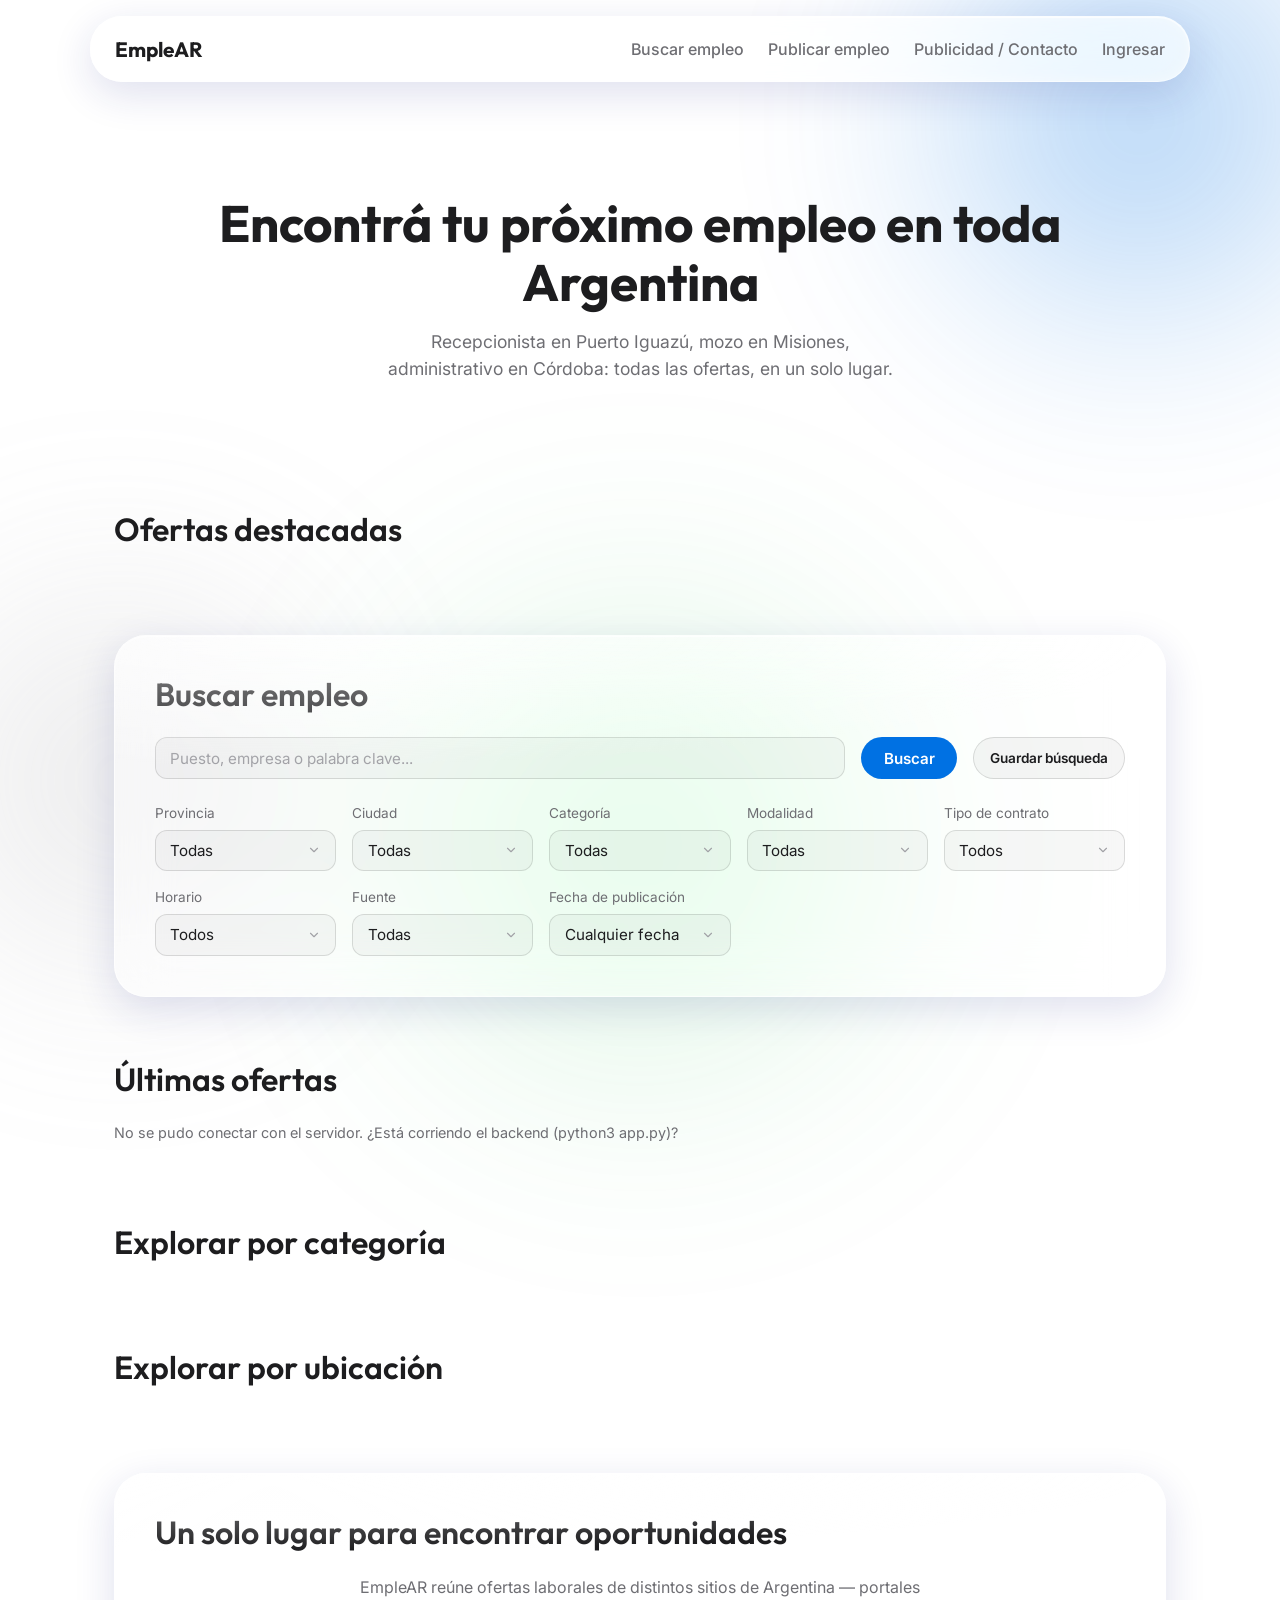
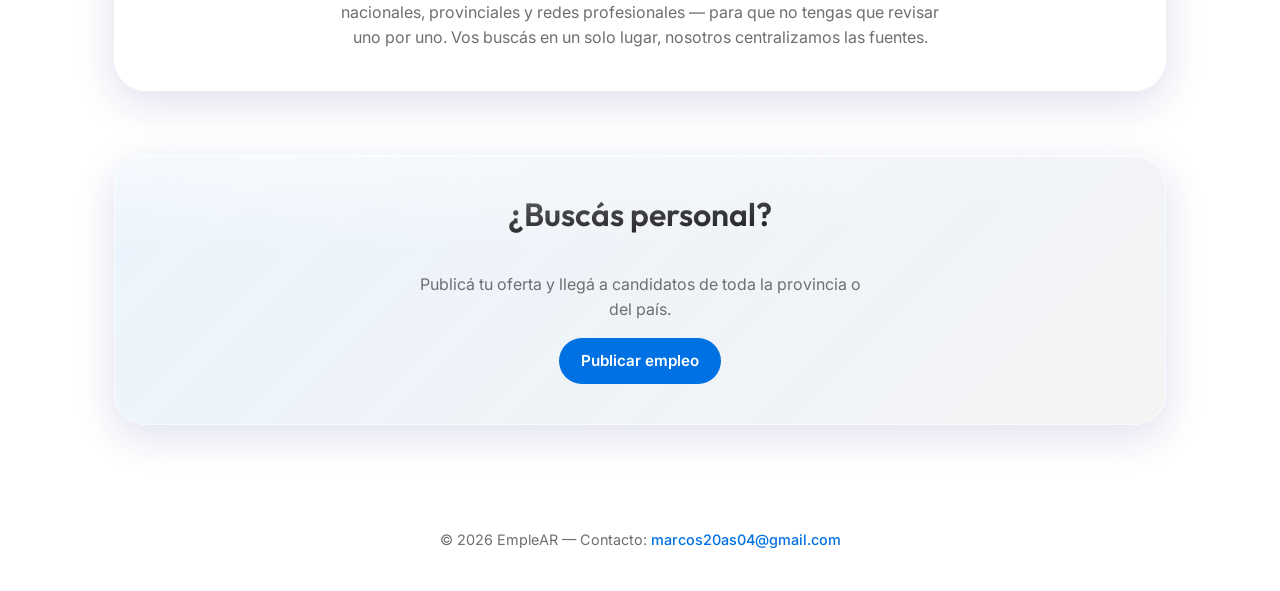
<file: frontend/index.html>
<!DOCTYPE html>
<html lang="es">
<head>
  <meta charset="UTF-8">
  <meta name="viewport" content="width=device-width, initial-scale=1.0">
  <title>EmpleAR — Empleos en toda Argentina</title>
  <link rel="preconnect" href="https://fonts.googleapis.com">
  <link rel="preconnect" href="https://fonts.gstatic.com" crossorigin>
  <link href="https://fonts.googleapis.com/css2?family=Inter:wght@400;500;600&family=Outfit:wght@500;600;700&display=swap" rel="stylesheet">
  <link rel="stylesheet" href="css/variables.css">
  <link rel="stylesheet" href="css/base.css">
  <link rel="stylesheet" href="css/components.css">
</head>
<body>

  <!-- ===================== HEADER / NAVBAR ===================== -->
  <header class="site-header">
    <nav class="navbar" aria-label="Navegación principal">
      <a href="index.html" class="logo">EmpleAR</a>

      <button class="nav-toggle" id="navToggle" aria-expanded="false" aria-controls="navMenu" aria-label="Abrir menú">
        <span></span>
        <span></span>
        <span></span>
      </button>

      <ul class="nav-menu" id="navMenu">
        <li><a href="index.html#buscar">Buscar empleo</a></li>
        <li><a href="publicar.html">Publicar empleo</a></li>
        <li><a href="contacto.html">Publicidad / Contacto</a></li>
        <li id="navAuth"><a href="cuenta.html">Ingresar</a></li>
      </ul>
    </nav>
  </header>

  <main>

    <!-- ===================== HERO ===================== -->
    <section class="hero" id="hero">
      <h1>Encontrá tu próximo empleo en toda Argentina</h1>
      <p>Recepcionista en Puerto Iguazú, mozo en Misiones, administrativo en Córdoba: todas las ofertas, en un solo lugar.</p>
    </section>

    <!-- ===================== OFERTAS DESTACADAS ===================== -->
    <section class="featured-section reveal" id="destacadas" aria-labelledby="destacadas-titulo">
      <h2 id="destacadas-titulo">Ofertas destacadas</h2>
      <div class="job-list" id="featuredList"></div>
    </section>

    <!-- ===================== BUSCADOR Y FILTROS ===================== -->
    <section class="search-section" id="buscar" aria-labelledby="buscar-titulo">
      <h2 id="buscar-titulo">Buscar empleo</h2>

      <form class="search-form" id="searchForm">
        <div class="search-bar">
          <label for="keyword" class="visually-hidden">Palabras clave</label>
          <input type="text" id="keyword" name="keyword" placeholder="Puesto, empresa o palabra clave...">
          <button type="submit" class="btn btn-primary">Buscar</button>
          <button type="button" class="btn btn-secondary" id="saveSearchBtn">Guardar búsqueda</button>
        </div>

        <div class="filters" id="filters">
          <div class="filter-group">
            <label for="provincia">Provincia</label>
            <select id="provincia" name="provincia">
              <option value="">Todas</option>
            </select>
          </div>

          <div class="filter-group">
            <label for="ciudad">Ciudad</label>
            <select id="ciudad" name="ciudad">
              <option value="">Todas</option>
            </select>
          </div>

          <div class="filter-group">
            <label for="categoria">Categoría</label>
            <select id="categoria" name="categoria">
              <option value="">Todas</option>
            </select>
          </div>

          <div class="filter-group">
            <label for="modalidad">Modalidad</label>
            <select id="modalidad" name="modalidad">
              <option value="">Todas</option>
              <option value="presencial">Presencial</option>
              <option value="remoto">Remoto</option>
              <option value="hibrido">Híbrido</option>
            </select>
          </div>

          <div class="filter-group">
            <label for="contrato">Tipo de contrato</label>
            <select id="contrato" name="contrato">
              <option value="">Todos</option>
              <option value="tiempo-completo">Tiempo completo</option>
              <option value="medio-tiempo">Medio tiempo</option>
              <option value="temporal">Temporal</option>
              <option value="freelance">Freelance</option>
            </select>
          </div>

          <div class="filter-group">
            <label for="horario">Horario</label>
            <select id="horario" name="horario">
              <option value="">Todos</option>
              <option value="manana">Mañana</option>
              <option value="tarde">Tarde</option>
              <option value="noche">Noche</option>
              <option value="rotativo">Rotativo</option>
            </select>
          </div>

          <div class="filter-group">
            <label for="fuente">Fuente</label>
            <select id="fuente" name="fuente">
              <option value="">Todas</option>
            </select>
          </div>

          <div class="filter-group">
            <label for="fecha">Fecha de publicación</label>
            <select id="fecha" name="fecha">
              <option value="">Cualquier fecha</option>
              <option value="24h">Últimas 24 horas</option>
              <option value="7d">Última semana</option>
              <option value="30d">Último mes</option>
            </select>
          </div>
        </div>
      </form>
    </section>

    <!-- ===================== RESULTADOS ===================== -->
    <section class="results-section" id="resultados" aria-labelledby="resultados-titulo">
      <h2 id="resultados-titulo">Últimas ofertas</h2>

      <div id="resultsStatus" class="results-status" role="status" aria-live="polite"></div>

      <div class="job-list" id="jobList">
        <!-- Las tarjetas de empleo se insertan acá dinámicamente con JavaScript -->
      </div>
    </section>

    <!-- ===================== EXPLORAR POR CATEGORÍA ===================== -->
    <section class="categories-section reveal" id="categorias" aria-labelledby="categorias-titulo">
      <h2 id="categorias-titulo">Explorar por categoría</h2>
      <div class="category-grid" id="categoryGrid"></div>
    </section>

    <!-- ===================== EXPLORAR POR UBICACIÓN ===================== -->
    <section class="locations-section reveal" id="ubicaciones" aria-labelledby="ubicaciones-titulo">
      <h2 id="ubicaciones-titulo">Explorar por ubicación</h2>
      <div class="location-grid" id="locationGrid"></div>
    </section>

    <!-- ===================== QUÉ ES EMPLEAR ===================== -->
    <section class="about-section reveal" id="nosotros" aria-labelledby="nosotros-titulo">
      <h2 id="nosotros-titulo">Un solo lugar para encontrar oportunidades</h2>
      <p>EmpleAR reúne ofertas laborales de distintos sitios de Argentina — portales nacionales, provinciales y redes profesionales — para que no tengas que revisar uno por uno. Vos buscás en un solo lugar, nosotros centralizamos las fuentes.</p>
    </section>

    <!-- ===================== CTA PUBLICAR ===================== -->
    <section class="cta-section reveal" id="ctaPublicar">
      <h2>¿Buscás personal?</h2>
      <p>Publicá tu oferta y llegá a candidatos de toda la provincia o del país.</p>
      <a href="publicar.html" class="btn btn-primary">Publicar empleo</a>
    </section>

  </main>

  <!-- ===================== FOOTER ===================== -->
  <footer class="site-footer">
    <p>&copy; 2026 EmpleAR — Contacto: <a href="mailto:marcos20as04@gmail.com">marcos20as04@gmail.com</a></p>
  </footer>

  <script src="js/customSelect.js"></script>
  <script src="js/api.js"></script>
  <script src="js/auth.js"></script>
  <script src="js/filters.js"></script>
  <script src="js/ui.js"></script>
</body>
</html>
</file>
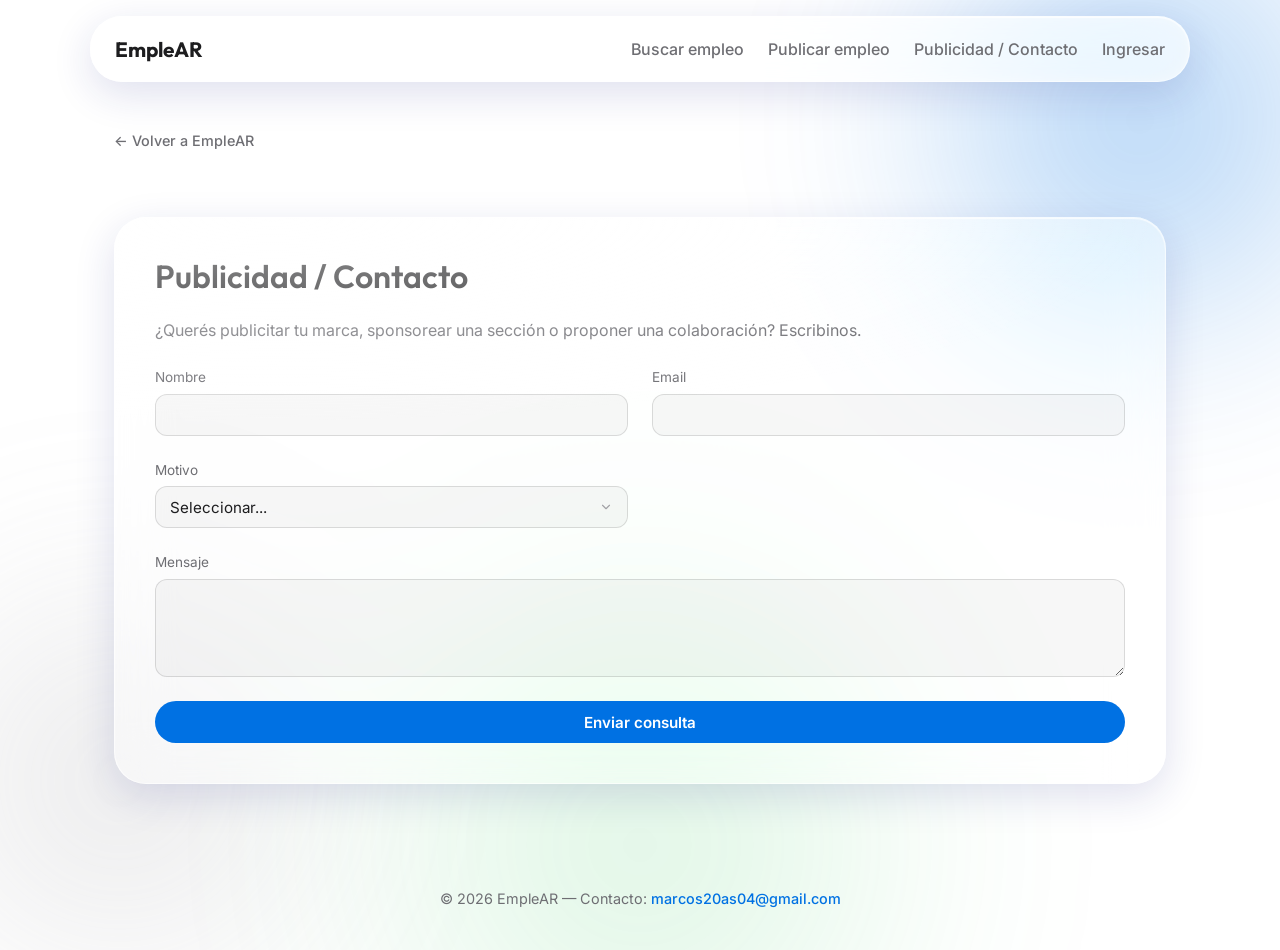
<file: frontend/contacto.html>
<!DOCTYPE html>
<html lang="es">
<head>
  <meta charset="UTF-8">
  <meta name="viewport" content="width=device-width, initial-scale=1.0">
  <title>Publicidad / Contacto — EmpleAR</title>
  <link rel="preconnect" href="https://fonts.googleapis.com">
  <link rel="preconnect" href="https://fonts.gstatic.com" crossorigin>
  <link href="https://fonts.googleapis.com/css2?family=Inter:wght@400;500;600&family=Outfit:wght@500;600;700&display=swap" rel="stylesheet">
  <link rel="stylesheet" href="css/variables.css">
  <link rel="stylesheet" href="css/base.css">
  <link rel="stylesheet" href="css/components.css">
</head>
<body>

  <!-- ===================== HEADER / NAVBAR ===================== -->
  <header class="site-header">
    <nav class="navbar" aria-label="Navegación principal">
      <a href="index.html" class="logo">EmpleAR</a>

      <button class="nav-toggle" id="navToggle" aria-expanded="false" aria-controls="navMenu" aria-label="Abrir menú">
        <span></span>
        <span></span>
        <span></span>
      </button>

      <ul class="nav-menu" id="navMenu">
        <li><a href="index.html#buscar">Buscar empleo</a></li>
        <li><a href="publicar.html">Publicar empleo</a></li>
        <li><a href="contacto.html">Publicidad / Contacto</a></li>
        <li id="navAuth"><a href="cuenta.html">Ingresar</a></li>
      </ul>
    </nav>
  </header>

  <main>
    <p class="back-link"><a href="index.html">← Volver a EmpleAR</a></p>

    <!-- ===================== PUBLICIDAD / CONTACTO ===================== -->
    <section class="contact-section" aria-labelledby="contacto-titulo">
      <h2 id="contacto-titulo">Publicidad / Contacto</h2>
      <p>¿Querés publicitar tu marca, sponsorear una sección o proponer una colaboración? Escribinos.</p>

      <form class="contact-form" id="contactForm">
        <div class="form-group">
          <label for="contactNombre">Nombre</label>
          <input type="text" id="contactNombre" name="nombre" required>
        </div>

        <div class="form-group">
          <label for="contactEmail">Email</label>
          <input type="email" id="contactEmail" name="email" required>
        </div>

        <div class="form-group">
          <label for="motivo">Motivo</label>
          <select id="motivo" name="motivo" required>
            <option value="">Seleccionar...</option>
            <option value="publicidad">Publicidad</option>
            <option value="banners">Banners</option>
            <option value="destacadas">Ofertas destacadas</option>
            <option value="promociones">Promociones</option>
            <option value="colaboracion">Colaboraciones</option>
            <option value="precios">Precios</option>
            <option value="otro">Otra consulta comercial</option>
          </select>
        </div>

        <div class="form-group form-group-full">
          <label for="mensaje">Mensaje</label>
          <textarea id="mensaje" name="mensaje" rows="4" required></textarea>
        </div>

        <div class="form-group form-group-full">
          <button type="submit" class="btn btn-primary">Enviar consulta</button>
        </div>
      </form>
    </section>
  </main>

  <!-- ===================== FOOTER ===================== -->
  <footer class="site-footer">
    <p>&copy; 2026 EmpleAR — Contacto: <a href="mailto:marcos20as04@gmail.com">marcos20as04@gmail.com</a></p>
  </footer>

  <script src="js/customSelect.js"></script>
  <script src="js/api.js"></script>
  <script src="js/auth.js"></script>
  <script src="js/filters.js"></script>
  <script src="js/ui.js"></script>
</body>
</html>
</file>
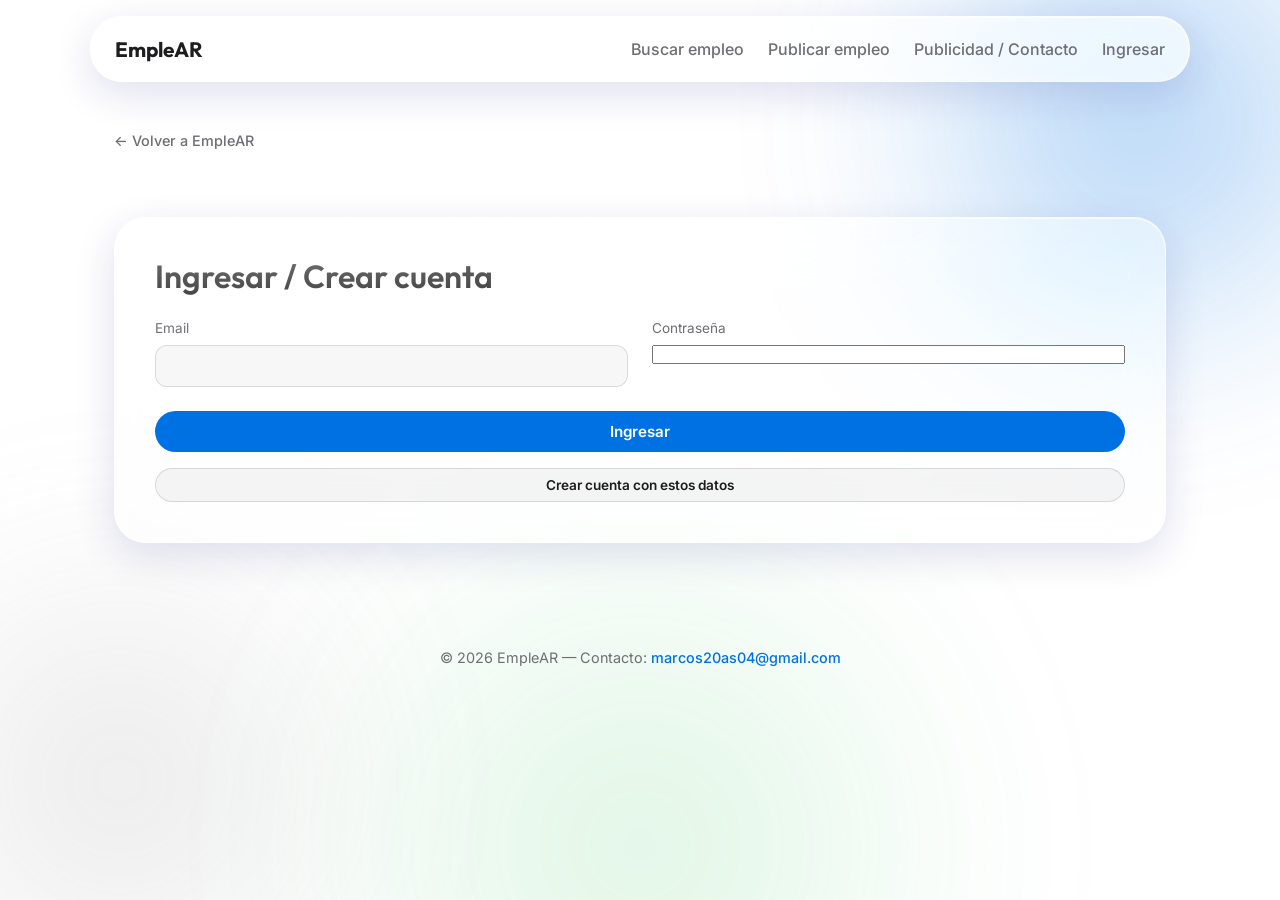
<file: frontend/cuenta.html>
<!DOCTYPE html>
<html lang="es">
<head>
  <meta charset="UTF-8">
  <meta name="viewport" content="width=device-width, initial-scale=1.0">
  <title>Mi cuenta — EmpleAR</title>
  <link rel="preconnect" href="https://fonts.googleapis.com">
  <link rel="preconnect" href="https://fonts.gstatic.com" crossorigin>
  <link href="https://fonts.googleapis.com/css2?family=Inter:wght@400;500;600&family=Outfit:wght@500;600;700&display=swap" rel="stylesheet">
  <link rel="stylesheet" href="css/variables.css">
  <link rel="stylesheet" href="css/base.css">
  <link rel="stylesheet" href="css/components.css">
</head>
<body>

  <header class="site-header">
    <nav class="navbar" aria-label="Navegación principal">
      <a href="index.html" class="logo">EmpleAR</a>
      <ul class="nav-menu" id="navMenu">
        <li><a href="index.html#buscar">Buscar empleo</a></li>
        <li><a href="publicar.html">Publicar empleo</a></li>
        <li><a href="contacto.html">Publicidad / Contacto</a></li>
        <li id="navAuth"><a href="cuenta.html">Ingresar</a></li>
      </ul>
    </nav>
  </header>

  <main>
    <p class="back-link"><a href="index.html">← Volver a EmpleAR</a></p>

    <!-- Se muestra si NO hay sesión -->
    <section class="publish-section" id="authSection" aria-labelledby="auth-titulo">
      <h2 id="auth-titulo">Ingresar / Crear cuenta</h2>

      <form class="publish-form" id="loginForm">
        <div class="form-group">
          <label for="loginEmail">Email</label>
          <input type="email" id="loginEmail" name="email" required>
        </div>
        <div class="form-group">
          <label for="loginPassword">Contraseña</label>
          <input type="password" id="loginPassword" name="password" required minlength="6">
        </div>
        <div class="form-group form-group-full" style="display:flex; gap:1rem;">
          <button type="submit" class="btn btn-primary">Ingresar</button>
          <button type="button" class="btn btn-secondary" id="registerBtn">Crear cuenta con estos datos</button>
        </div>
      </form>
    </section>

    <!-- Se muestra si HAY sesión -->
    <section class="search-section" id="accountSection" style="display:none;" aria-labelledby="cuenta-titulo">
      <h2 id="cuenta-titulo">Mi cuenta</h2>
      <p id="accountEmail"></p>
      <button type="button" class="btn btn-secondary" id="logoutBtn">Cerrar sesión</button>
    </section>

    <section class="results-section" id="savedSection" style="display:none;" aria-labelledby="guardadas-titulo">
      <h2 id="guardadas-titulo">Mis búsquedas guardadas</h2>
      <div id="savedStatus" class="results-status" role="status" aria-live="polite"></div>
      <div id="savedList" class="job-list"></div>
    </section>
  </main>

  <footer class="site-footer">
    <p>&copy; 2026 EmpleAR — Contacto: <a href="mailto:marcos20as04@gmail.com">marcos20as04@gmail.com</a></p>
  </footer>

  <script src="js/api.js"></script>
  <script src="js/auth.js"></script>
  <script>
    function criteriosATexto(criterios) {
      return Object.entries(criterios)
        .filter(([, valor]) => valor)
        .map(([clave, valor]) => `${clave}: ${valor}`)
        .join(" · ") || "(sin filtros)";
    }

    function criteriosAQueryString(criterios) {
      const params = new URLSearchParams();
      Object.entries(criterios).forEach(([clave, valor]) => {
        if (valor) params.set(clave, valor);
      });
      return params.toString();
    }

    function crearFilaBusqueda(busqueda, session) {
      const card = document.createElement("article");
      card.className = "job-card";
      card.innerHTML = `
        <h3>${busqueda.label}</h3>
        <p class="descripcion">${criteriosATexto(busqueda.criteria)}</p>
        <div class="card-footer">
          <a class="btn btn-primary" href="index.html?${criteriosAQueryString(busqueda.criteria)}">Usar esta búsqueda</a>
          <button type="button" class="btn btn-secondary" data-id="${busqueda.id}">Eliminar</button>
        </div>
      `;
      card.querySelector("button[data-id]").addEventListener("click", async () => {
        try {
          await apiDeleteSavedSearch(session.token, busqueda.id);
          cargarBusquedas();
        } catch (err) {
          alert(`No se pudo eliminar: ${err.message}`);
        }
      });
      return card;
    }

    async function cargarBusquedas() {
      const session = getSession();
      if (!session) return;

      const status = document.getElementById("savedStatus");
      const list = document.getElementById("savedList");
      status.textContent = "Cargando…";

      try {
        const busquedas = await apiGetSavedSearches(session.token);
        list.innerHTML = "";
        busquedas.forEach(b => list.appendChild(crearFilaBusqueda(b, session)));
        status.textContent = busquedas.length ? "" : "Todavía no guardaste ninguna búsqueda.";
      } catch (err) {
        status.textContent = `Error: ${err.message}`;
      }
    }

    function mostrarSegunSesion() {
      const session = getSession();
      document.getElementById("authSection").style.display = session ? "none" : "block";
      document.getElementById("accountSection").style.display = session ? "block" : "none";
      document.getElementById("savedSection").style.display = session ? "block" : "none";

      if (session) {
        document.getElementById("accountEmail").textContent = `Conectado como ${session.user.email}`;
        cargarBusquedas();
      }
      initAuthNav();
    }

    document.getElementById("loginForm").addEventListener("submit", async (e) => {
      e.preventDefault();
      const email = document.getElementById("loginEmail").value;
      const password = document.getElementById("loginPassword").value;
      try {
        const { token, user } = await apiLogin(email, password);
        setSession({ token, user });
        mostrarSegunSesion();
      } catch (err) {
        alert(`No se pudo ingresar: ${err.message}`);
      }
    });

    document.getElementById("registerBtn").addEventListener("click", async () => {
      const email = document.getElementById("loginEmail").value;
      const password = document.getElementById("loginPassword").value;
      if (!email || password.length < 6) {
        alert("Completá email y una contraseña de al menos 6 caracteres.");
        return;
      }
      try {
        await apiRegister(email, password);
        const { token, user } = await apiLogin(email, password);
        setSession({ token, user });
        mostrarSegunSesion();
      } catch (err) {
        alert(`No se pudo crear la cuenta: ${err.message}`);
      }
    });

    document.getElementById("logoutBtn").addEventListener("click", async () => {
      const session = getSession();
      try {
        if (session) await apiLogout(session.token);
      } catch {
        // si falla el logout en el servidor, igual limpiamos localmente
      }
      clearSession();
      mostrarSegunSesion();
    });

    document.addEventListener("DOMContentLoaded", mostrarSegunSesion);
  </script>
</body>
</html>
</file>
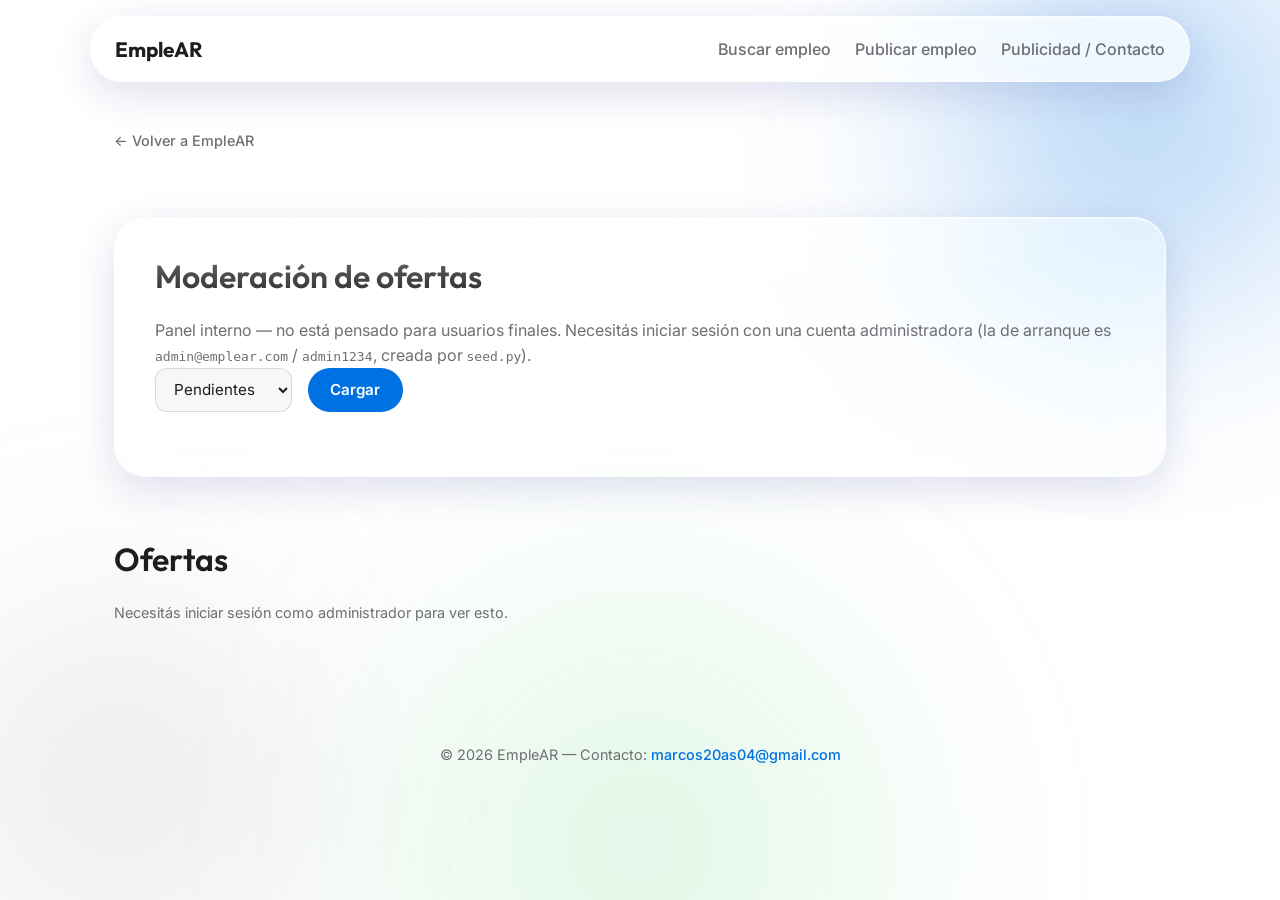
<file: frontend/moderar.html>
<!DOCTYPE html>
<html lang="es">
<head>
  <meta charset="UTF-8">
  <meta name="viewport" content="width=device-width, initial-scale=1.0">
  <title>Moderación — EmpleAR</title>
  <link rel="preconnect" href="https://fonts.googleapis.com">
  <link rel="preconnect" href="https://fonts.gstatic.com" crossorigin>
  <link href="https://fonts.googleapis.com/css2?family=Inter:wght@400;500;600&family=Outfit:wght@500;600;700&display=swap" rel="stylesheet">
  <link rel="stylesheet" href="css/variables.css">
  <link rel="stylesheet" href="css/base.css">
  <link rel="stylesheet" href="css/components.css">
</head>
<body>

  <header class="site-header">
    <nav class="navbar" aria-label="Navegación principal">
      <a href="index.html" class="logo">EmpleAR</a>
      <ul class="nav-menu" id="navMenu" style="display:flex;position:static;">
        <li><a href="index.html#buscar">Buscar empleo</a></li>
        <li><a href="publicar.html">Publicar empleo</a></li>
        <li><a href="contacto.html">Publicidad / Contacto</a></li>
      </ul>
    </nav>
  </header>

  <main>
    <p class="back-link"><a href="index.html">← Volver a EmpleAR</a></p>

    <section class="search-section" aria-labelledby="mod-titulo">
      <h2 id="mod-titulo">Moderación de ofertas</h2>
      <p>Panel interno — no está pensado para usuarios finales. Necesitás iniciar sesión con una cuenta administradora (la de arranque es <code>admin@emplear.com</code> / <code>admin1234</code>, creada por <code>seed.py</code>).</p>

      <div class="search-bar">
        <label for="statusFilter" class="visually-hidden">Estado</label>
        <select id="statusFilter">
          <option value="pending">Pendientes</option>
          <option value="approved">Aprobadas</option>
          <option value="rejected">Rechazadas</option>
        </select>
        <button type="button" class="btn btn-primary" id="loadBtn">Cargar</button>
      </div>
    </section>

    <section class="results-section" aria-labelledby="mod-lista-titulo">
      <h2 id="mod-lista-titulo">Ofertas</h2>
      <div id="modStatus" class="results-status" role="status" aria-live="polite"></div>
      <div class="job-list" id="modList"></div>
    </section>
  </main>

  <footer class="site-footer">
    <p>&copy; 2026 EmpleAR — Contacto: <a href="mailto:marcos20as04@gmail.com">marcos20as04@gmail.com</a></p>
  </footer>

  <script src="js/api.js"></script>
  <script>
    // Sesión guardada en localStorage para no tener que loguearse
    // en cada recarga (esto SÍ es un sitio real fuera de la
    // conversación, no un artifact — localStorage funciona normal).
    let sesion = JSON.parse(localStorage.getItem("emplear_admin_session") || "null");

    function guardarSesion(data) {
      sesion = data;
      localStorage.setItem("emplear_admin_session", JSON.stringify(data));
    }

    function cerrarSesion() {
      sesion = null;
      localStorage.removeItem("emplear_admin_session");
    }

    async function pedirLogin() {
      const email = prompt("Email de administrador:", "admin@emplear.com");
      if (!email) return null;
      const password = prompt("Contraseña:");
      if (!password) return null;

      try {
        const { token, user } = await apiLogin(email, password);
        if (!user.isAdmin) {
          alert("Esa cuenta existe pero no es administradora.");
          return null;
        }
        guardarSesion({ token, user });
        return sesion;
      } catch (err) {
        alert(`No se pudo iniciar sesión: ${err.message}`);
        return null;
      }
    }

    async function asegurarSesionAdmin() {
      if (sesion) return sesion;
      return pedirLogin();
    }

    function crearTarjetaModeracion(job) {
      const card = document.createElement("article");
      card.className = "job-card";
      card.innerHTML = `
        <h3>${job.title}</h3>
        <p class="empresa">${job.company}</p>
        <p class="ubicacion">${job.city}, ${job.province}</p>
        <p class="descripcion">${job.description}</p>
        <div class="card-footer">
          <span class="source-badge" style="--badge-color:#8A9BAE">Estado: ${job.status}</span>
        </div>
        <div class="card-footer" style="margin-top:0.5rem;">
          <button type="button" class="btn btn-primary" data-accion="approved">Aprobar</button>
          <button type="button" class="btn btn-secondary" data-accion="rejected">Rechazar</button>
        </div>
      `;

      card.querySelectorAll("button[data-accion]").forEach(btn => {
        btn.addEventListener("click", async () => {
          const activa = await asegurarSesionAdmin();
          if (!activa) return;
          try {
            await apiModerateJob(activa.token, job.id, btn.dataset.accion);
            cargarLista();
          } catch (err) {
            if (err.message === "No autenticado") cerrarSesion();
            alert(`No se pudo actualizar: ${err.message}`);
          }
        });
      });

      return card;
    }

    async function cargarLista() {
      const status = document.getElementById("statusFilter").value;
      const modStatus = document.getElementById("modStatus");
      const modList = document.getElementById("modList");

      const activa = await asegurarSesionAdmin();
      if (!activa) {
        modStatus.textContent = "Necesitás iniciar sesión como administrador para ver esto.";
        return;
      }

      modStatus.textContent = "Cargando…";
      try {
        const jobs = await apiGetAdminJobs(activa.token, status);
        modList.innerHTML = "";
        jobs.forEach(job => modList.appendChild(crearTarjetaModeracion(job)));
        modStatus.textContent = jobs.length ? `${jobs.length} oferta(s).` : "No hay ofertas en este estado.";
      } catch (err) {
        modStatus.textContent = `Error: ${err.message}`;
        if (err.message === "No autenticado" || err.message === "No autorizado") cerrarSesion();
      }
    }

    document.getElementById("loadBtn").addEventListener("click", cargarLista);
    document.addEventListener("DOMContentLoaded", cargarLista);
  </script>
</body>
</html>
</file>
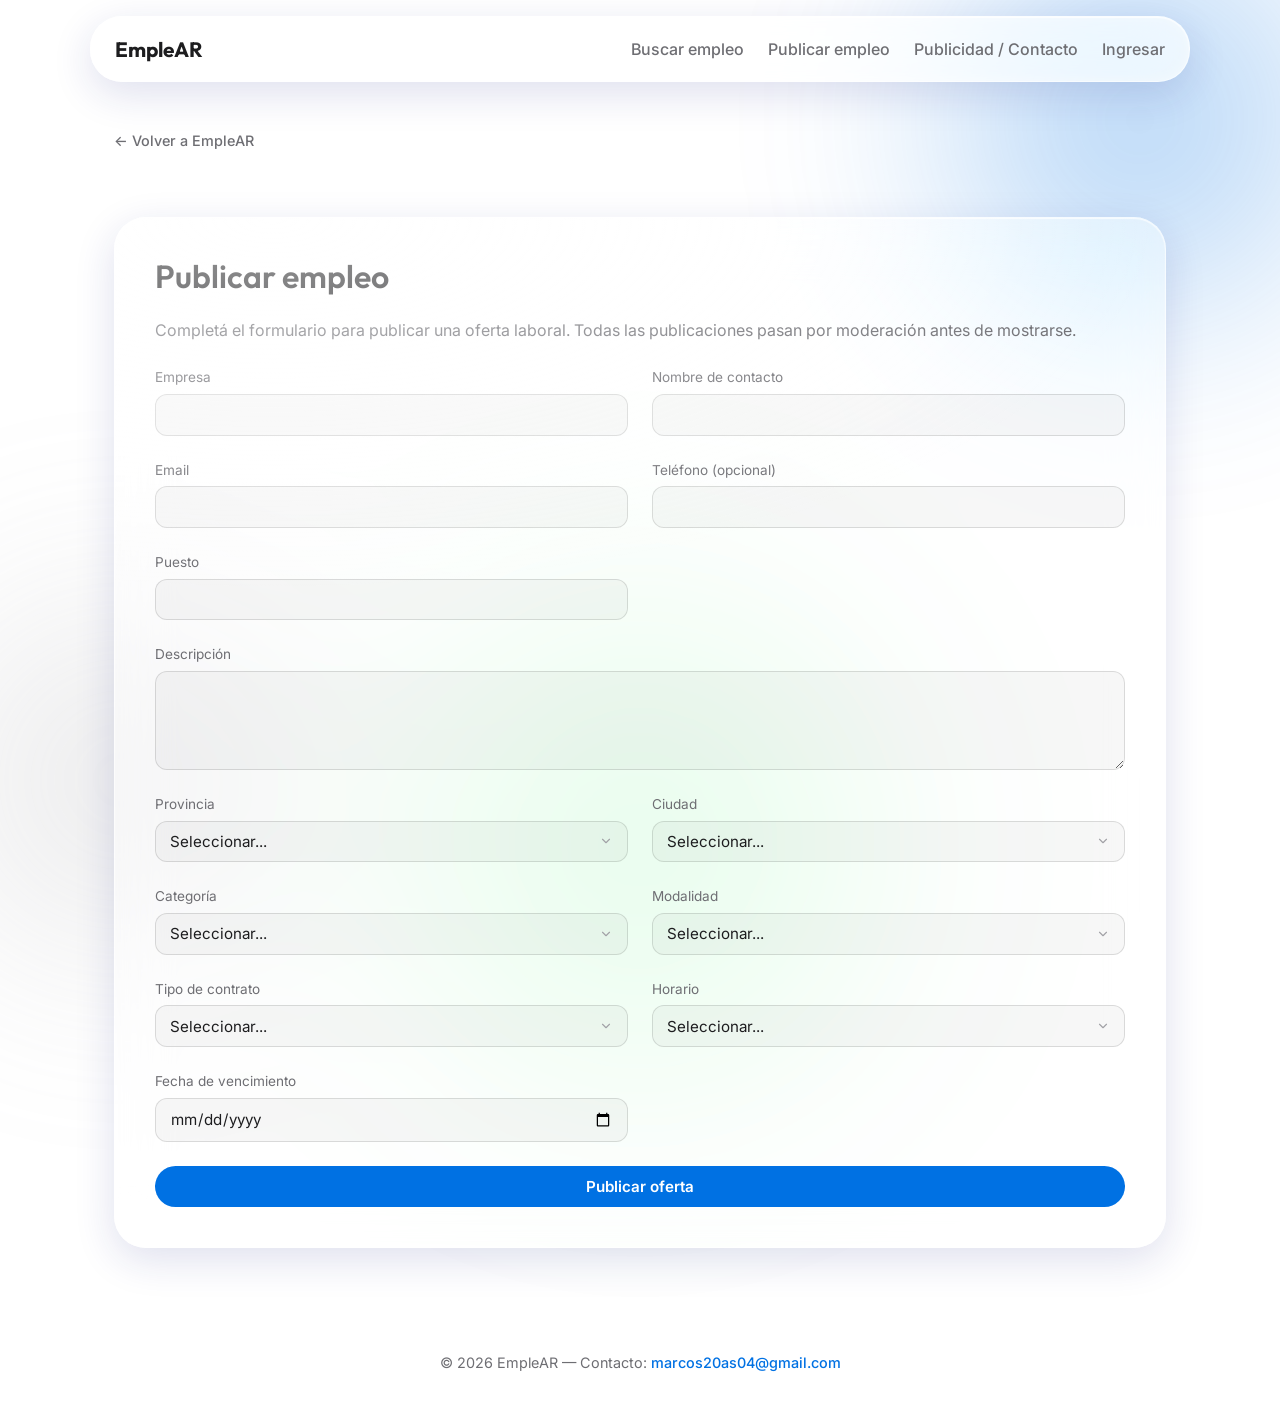
<file: frontend/publicar.html>
<!DOCTYPE html>
<html lang="es">
<head>
  <meta charset="UTF-8">
  <meta name="viewport" content="width=device-width, initial-scale=1.0">
  <title>Publicar empleo — EmpleAR</title>
  <link rel="preconnect" href="https://fonts.googleapis.com">
  <link rel="preconnect" href="https://fonts.gstatic.com" crossorigin>
  <link href="https://fonts.googleapis.com/css2?family=Inter:wght@400;500;600&family=Outfit:wght@500;600;700&display=swap" rel="stylesheet">
  <link rel="stylesheet" href="css/variables.css">
  <link rel="stylesheet" href="css/base.css">
  <link rel="stylesheet" href="css/components.css">
</head>
<body>

  <!-- ===================== HEADER / NAVBAR ===================== -->
  <header class="site-header">
    <nav class="navbar" aria-label="Navegación principal">
      <a href="index.html" class="logo">EmpleAR</a>

      <button class="nav-toggle" id="navToggle" aria-expanded="false" aria-controls="navMenu" aria-label="Abrir menú">
        <span></span>
        <span></span>
        <span></span>
      </button>

      <ul class="nav-menu" id="navMenu">
        <li><a href="index.html#buscar">Buscar empleo</a></li>
        <li><a href="publicar.html">Publicar empleo</a></li>
        <li><a href="contacto.html">Publicidad / Contacto</a></li>
        <li id="navAuth"><a href="cuenta.html">Ingresar</a></li>
      </ul>
    </nav>
  </header>

  <main>
    <p class="back-link"><a href="index.html">← Volver a EmpleAR</a></p>

    <!-- ===================== PUBLICAR EMPLEO ===================== -->
    <section class="publish-section" aria-labelledby="publicar-titulo">
      <h2 id="publicar-titulo">Publicar empleo</h2>
      <p>Completá el formulario para publicar una oferta laboral. Todas las publicaciones pasan por moderación antes de mostrarse.</p>

      <form class="publish-form" id="publishForm">
        <div class="form-group">
          <label for="empresa">Empresa</label>
          <input type="text" id="empresa" name="empresa" required>
        </div>

        <div class="form-group">
          <label for="contactoNombre">Nombre de contacto</label>
          <input type="text" id="contactoNombre" name="contactoNombre" required>
        </div>

        <div class="form-group">
          <label for="email">Email</label>
          <input type="email" id="email" name="email" required>
        </div>

        <div class="form-group">
          <label for="telefono">Teléfono (opcional)</label>
          <input type="tel" id="telefono" name="telefono">
        </div>

        <div class="form-group">
          <label for="puesto">Puesto</label>
          <input type="text" id="puesto" name="puesto" required>
        </div>

        <div class="form-group form-group-full">
          <label for="descripcion">Descripción</label>
          <textarea id="descripcion" name="descripcion" rows="4" required></textarea>
        </div>

        <div class="form-group">
          <label for="publishProvincia">Provincia</label>
          <select id="publishProvincia" name="provincia" required>
            <option value="">Seleccionar...</option>
          </select>
        </div>

        <div class="form-group">
          <label for="publishCiudad">Ciudad</label>
          <select id="publishCiudad" name="ciudad" required>
            <option value="">Seleccionar...</option>
          </select>
        </div>

        <div class="form-group">
          <label for="publishCategoria">Categoría</label>
          <select id="publishCategoria" name="categoria" required>
            <option value="">Seleccionar...</option>
          </select>
        </div>

        <div class="form-group">
          <label for="publishModalidad">Modalidad</label>
          <select id="publishModalidad" name="modalidad" required>
            <option value="">Seleccionar...</option>
            <option value="presencial">Presencial</option>
            <option value="remoto">Remoto</option>
            <option value="hibrido">Híbrido</option>
          </select>
        </div>

        <div class="form-group">
          <label for="publishContrato">Tipo de contrato</label>
          <select id="publishContrato" name="contrato" required>
            <option value="">Seleccionar...</option>
            <option value="tiempo-completo">Tiempo completo</option>
            <option value="medio-tiempo">Medio tiempo</option>
            <option value="temporal">Temporal</option>
            <option value="freelance">Freelance</option>
          </select>
        </div>

        <div class="form-group">
          <label for="publishHorario">Horario</label>
          <select id="publishHorario" name="horario" required>
            <option value="">Seleccionar...</option>
            <option value="manana">Mañana</option>
            <option value="tarde">Tarde</option>
            <option value="noche">Noche</option>
            <option value="rotativo">Rotativo</option>
          </select>
        </div>

        <div class="form-group">
          <label for="vencimiento">Fecha de vencimiento</label>
          <input type="date" id="vencimiento" name="vencimiento" required>
        </div>

        <div class="form-group form-group-full">
          <button type="submit" class="btn btn-primary">Publicar oferta</button>
        </div>
      </form>
    </section>
  </main>

  <!-- ===================== FOOTER ===================== -->
  <footer class="site-footer">
    <p>&copy; 2026 EmpleAR — Contacto: <a href="mailto:marcos20as04@gmail.com">marcos20as04@gmail.com</a></p>
  </footer>

  <script src="js/customSelect.js"></script>
  <script src="js/api.js"></script>
  <script src="js/auth.js"></script>
  <script src="js/filters.js"></script>
  <script src="js/ui.js"></script>
</body>
</html>
</file>
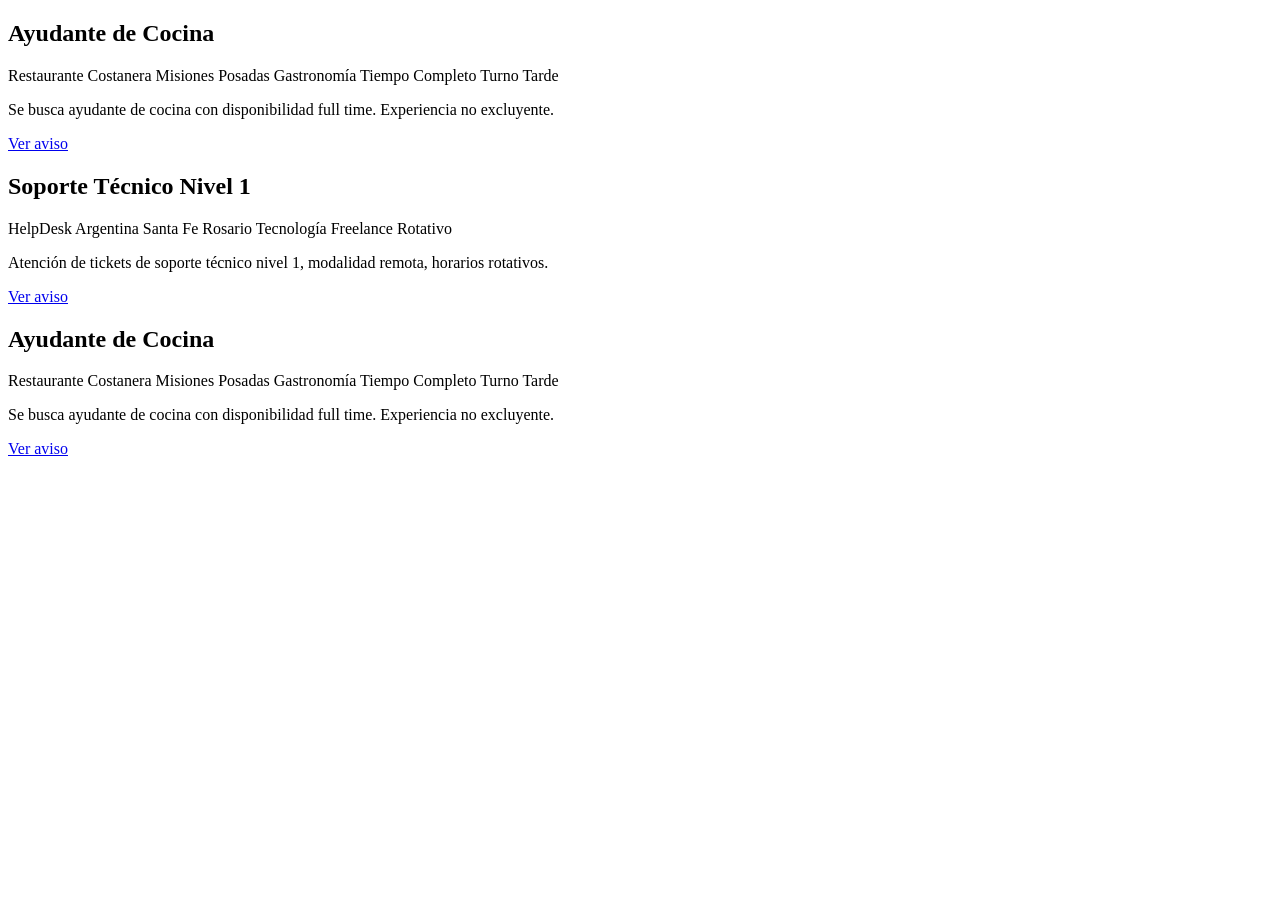
<file: backend/scrapers/fixtures/fuente_demo_sample.html>
<!DOCTYPE html>
<html lang="es">
<head><meta charset="UTF-8"><title>Portal Demo Empleos</title></head>
<body>
  <div class="listado">

    <div class="job-card" data-modality="presencial" data-published="2026-09-10">
      <h2 class="job-title">Ayudante de Cocina</h2>
      <span class="job-company">Restaurante Costanera</span>
      <span class="job-province">Misiones</span>
      <span class="job-city">Posadas</span>
      <span class="job-category">Gastronomía</span>
      <span class="job-contract">Tiempo Completo</span>
      <span class="job-schedule">Turno Tarde</span>
      <p class="job-description">  Se busca ayudante de cocina con disponibilidad full time. Experiencia no excluyente.  </p>
      <a href="https://portal-demo-empleos.example/ofertas/ayudante-cocina-284">Ver aviso</a>
    </div>

    <div class="job-card" data-modality="remoto" data-published="2026-09-09">
      <h2 class="job-title">  Soporte Técnico Nivel 1  </h2>
      <span class="job-company">HelpDesk Argentina</span>
      <span class="job-province">Santa Fe</span>
      <span class="job-city">Rosario</span>
      <span class="job-category">Tecnología</span>
      <span class="job-contract">Freelance</span>
      <span class="job-schedule">Rotativo</span>
      <p class="job-description">Atención de tickets de soporte técnico nivel 1, modalidad remota, horarios rotativos.</p>
      <a href="https://portal-demo-empleos.example/ofertas/soporte-tecnico-991">Ver aviso</a>
    </div>

    <!-- A propósito, esta tarjeta tiene los mismos datos que la primera
         (mismo título+empresa+ciudad): sirve para probar la detección
         de duplicados al correr el scraper dos veces. -->
    <div class="job-card" data-modality="presencial" data-published="2026-09-10">
      <h2 class="job-title">Ayudante de Cocina</h2>
      <span class="job-company">Restaurante Costanera</span>
      <span class="job-province">Misiones</span>
      <span class="job-city">Posadas</span>
      <span class="job-category">Gastronomía</span>
      <span class="job-contract">Tiempo Completo</span>
      <span class="job-schedule">Turno Tarde</span>
      <p class="job-description">Se busca ayudante de cocina con disponibilidad full time. Experiencia no excluyente.</p>
      <a href="https://portal-demo-empleos.example/ofertas/ayudante-cocina-284">Ver aviso</a>
    </div>

  </div>
</body>
</html>
</file>
<file: frontend/css/variables.css>
/* ===========================================================
   VARIABLES CSS — sistema de diseño de EmpleAR
   Paleta clara estilo Apple: blanco predominante, texto casi
   negro, gris para todo lo secundario, azul como único acento.
   =========================================================== */

:root {
  /* --- Color: fondo --- */
  --bg-page: #FFFFFF;
  --bg-alt: #F5F5F7;    /* gris muy claro, el "gris Apple" clásico */

  /* --- Color: acento (único, minimalista) --- */
  --accent: #0071E3;        /* azul Apple */
  --accent-soft: rgba(0, 113, 227, 0.18);

  /* --- Color: texto --- */
  --text: #1D1D1F;          /* casi negro, no negro puro */
  --text-muted: #6E6E73;    /* gris medio para texto secundario */
  --text-faint: #A1A1A6;    /* gris claro para detalles menores */

  /* --- Color: vidrio (glass) sobre fondo claro --- */
  --glass-bg: rgba(255, 255, 255, 0.45);
  --glass-bg-strong: rgba(255, 255, 255, 0.7);
  --glass-border: rgba(255, 255, 255, 0.6);
  --glass-shadow: rgba(31, 38, 135, 0.14);
  --glass-highlight: rgba(255, 255, 255, 0.75);
  --glass-blur: 26px;
  --glass-saturate: 180%;

  /* Borde gris fino para elementos planos (inputs, tags, botón secundario) —
     distinto del --glass-border, que es claro para simular el canto del vidrio. */
  --hairline: rgba(0, 0, 0, 0.12);

  /* --- Tipografía --- */
  --font-display: "Outfit", sans-serif;
  --font-body: "Inter", sans-serif;

  /* --- Espaciado (escala consistente) --- */
  --space-xs: 0.5rem;
  --space-sm: 1rem;
  --space-md: 1.5rem;
  --space-lg: 2.5rem;
  --space-xl: 4rem;

  /* --- Bordes y radios --- */
  --radius-sm: 12px;
  --radius-md: 22px;
  --radius-lg: 32px;

  /* --- Transiciones --- */
  --transition-fast: 0.18s ease;
  --transition-base: 0.3s cubic-bezier(0.4, 0, 0.2, 1);
}
</file>
<file: frontend/css/base.css>
/* ===========================================================
   BASE — reset, fondo global, tipografía base, accesibilidad
   =========================================================== */

* {
  box-sizing: border-box;
  margin: 0;
  padding: 0;
}

html {
  scroll-behavior: smooth;
}

body {
  font-family: var(--font-body);
  color: var(--text);
  background: var(--bg-page);
  min-height: 100vh;
  line-height: 1.55;
  -webkit-font-smoothing: antialiased;
  overflow-x: hidden;
}

/* Formas de color muy suaves y difuminadas detrás del contenido.
   Sin esto, el "vidrio esmerilado" (backdrop-filter) no tiene
   nada de color para desenfocar sobre un fondo blanco liso. */
body::before,
body::after {
  content: "";
  position: fixed;
  z-index: -1;
  border-radius: 50%;
  filter: blur(100px);
  pointer-events: none;
}

body::before {
  width: 560px;
  height: 560px;
  top: -160px;
  right: -140px;
  opacity: 0.4;
  background: radial-gradient(circle, #0071E3, transparent 70%);
}

body::after {
  width: 520px;
  height: 520px;
  bottom: -140px;
  left: -140px;
  opacity: 0.3;
  background: radial-gradient(circle, #A1A1A6, transparent 70%);
}

/* Una tercera mancha de color, fija en pantalla (no en el documento)
   para que funcione igual en páginas largas (home) o cortas
   (publicar, contacto) sin agregar espacio en blanco de más. */
main::before {
  content: "";
  position: fixed;
  z-index: -1;
  top: 55vh;
  left: 50%;
  transform: translateX(-50%);
  width: 700px;
  height: 700px;
  border-radius: 50%;
  filter: blur(110px);
  opacity: 0.2;
  background: radial-gradient(circle, #34C759, transparent 70%);
  pointer-events: none;
}

h1, h2, h3 {
  font-family: var(--font-display);
  font-weight: 600;
  line-height: 1.15;
  color: var(--text);
}

h1 { font-size: clamp(2rem, 5vw, 3.2rem); font-weight: 700; }
h2 { font-size: clamp(1.5rem, 3vw, 2rem); margin-bottom: var(--space-md); }

p { color: var(--text-muted); }

a {
  color: var(--accent);
  text-decoration: none;
}

/* Foco de teclado visible: accesibilidad, nunca lo eliminamos */
a:focus-visible,
button:focus-visible,
input:focus-visible,
select:focus-visible,
textarea:focus-visible {
  outline: 2px solid var(--accent);
  outline-offset: 2px;
}

/* Oculta visualmente pero mantiene disponible para lectores de pantalla */
.visually-hidden {
  position: absolute;
  width: 1px;
  height: 1px;
  overflow: hidden;
  clip: rect(0 0 0 0);
  white-space: nowrap;
}

main {
  position: relative;
  display: flex;
  flex-direction: column;
  gap: var(--space-xl);
  padding: var(--space-xl) var(--space-md);
  max-width: 1100px;
  margin: 0 auto;
}

section h2 {
  text-align: left;
}

/* Respeta a usuarios que prefieren menos movimiento */
@media (prefers-reduced-motion: reduce) {
  * {
    animation-duration: 0.01ms !important;
    transition-duration: 0.01ms !important;
    scroll-behavior: auto !important;
  }
}
</file>
<file: frontend/css/components.css>
/* ===========================================================
   COMPONENTS — Liquid Glass: navbar, hero, buscador, cards,
   formularios, footer
   =========================================================== */

/* -----------------------------------------------------------
   Clase base "glass": la reutilizamos en navbar, cards y forms
   en vez de repetir backdrop-filter en cada componente.

   El "truco" del vidrio real son 3 capas trabajando juntas:
   1. backdrop-filter: desenfoca y satura lo que está detrás.
   2. box-shadow inset: simula el canto del vidrio captando luz
      (línea clara arriba, más tenue abajo).
   3. box-shadow normal: la sombra que el panel proyecta, con
      un tinte de color en vez de negro puro (más "vidrio",
      menos "cartón").
   ----------------------------------------------------------- */
.glass {
  background: var(--glass-bg);
  border: 1px solid var(--glass-border);
  backdrop-filter: blur(var(--glass-blur)) saturate(var(--glass-saturate));
  -webkit-backdrop-filter: blur(var(--glass-blur)) saturate(var(--glass-saturate));
  box-shadow:
    inset 0 1px 1px var(--glass-highlight),
    inset 0 -1px 12px rgba(255, 255, 255, 0.25),
    0 12px 40px var(--glass-shadow);
}

/* ===================== NAVBAR ===================== */
.site-header {
  position: sticky;
  top: var(--space-sm);
  z-index: 100;
  display: flex;
  justify-content: center;
  padding: 0 var(--space-md);
}

.navbar {
  width: 100%;
  max-width: 1100px;
  display: flex;
  align-items: center;
  justify-content: space-between;
  padding: var(--space-sm) var(--space-md);
  border-radius: var(--radius-lg);
  background: var(--glass-bg-strong);
  border: 1px solid var(--glass-border);
  backdrop-filter: blur(var(--glass-blur)) saturate(var(--glass-saturate));
  -webkit-backdrop-filter: blur(var(--glass-blur)) saturate(var(--glass-saturate));
  box-shadow:
    inset 0 1px 1px var(--glass-highlight),
    inset 0 -1px 10px rgba(255, 255, 255, 0.3),
    0 12px 40px var(--glass-shadow);
  transition: padding var(--transition-base), background var(--transition-base), box-shadow var(--transition-base);
}

/* Cuando el usuario hace scroll (clase agregada por JS), la navbar
   se achica un poco y se vuelve más opaca: da sensación de profundidad. */
.site-header.scrolled .navbar {
  padding: 0.6rem var(--space-md);
  background: rgba(255, 255, 255, 0.82);
  box-shadow:
    inset 0 1px 1px var(--glass-highlight),
    0 16px 48px rgba(31, 38, 135, 0.2);
}

.logo {
  font-family: var(--font-display);
  font-weight: 700;
  font-size: 1.3rem;
  color: var(--text);
}

.nav-menu {
  list-style: none;
  display: flex;
  gap: var(--space-md);
}

.nav-menu a {
  color: var(--text-muted);
  font-weight: 500;
  transition: color var(--transition-fast);
}

.nav-menu a:hover {
  color: var(--accent);
}

/* Botón hamburguesa: oculto en desktop, visible en mobile (ver media query) */
.nav-toggle {
  display: none;
  flex-direction: column;
  gap: 4px;
  background: none;
  border: none;
  cursor: pointer;
  padding: var(--space-xs);
}

.nav-toggle span {
  width: 22px;
  height: 2px;
  background: var(--text);
  border-radius: 2px;
  transition: transform var(--transition-fast), opacity var(--transition-fast);
}

/* ===================== HERO ===================== */
.hero {
  text-align: center;
  padding: var(--space-xl) var(--space-md);
  display: flex;
  flex-direction: column;
  align-items: center;
  gap: var(--space-sm);
}

.hero p {
  max-width: 46ch;
  font-size: 1.1rem;
}

/* ===================== BUSCADOR ===================== */
.search-section {
  position: relative;
  z-index: 5;
  padding: var(--space-lg);
  border-radius: var(--radius-lg);
  background: var(--glass-bg);
  border: 1px solid var(--glass-border);
  backdrop-filter: blur(var(--glass-blur)) saturate(var(--glass-saturate));
  -webkit-backdrop-filter: blur(var(--glass-blur)) saturate(var(--glass-saturate));
  box-shadow:
    inset 0 1px 1px var(--glass-highlight),
    0 12px 40px var(--glass-shadow);
}

/* Brillo tipo vidrio: un óvalo de luz muy suave en la esquina
   superior izquierda, como si el panel reflejara una fuente de
   luz. Se repite en todos los paneles glass grandes. */
.search-section::before,
.job-card::before,
.chip-card::before,
.about-section::before,
.cta-section::before,
.publish-section::before,
.contact-section::before {
  content: "";
  position: absolute;
  inset: 0;
  border-radius: inherit;
  background: radial-gradient(ellipse 140% 60% at 15% 0%, rgba(255, 255, 255, 0.55), transparent 60%);
  pointer-events: none;
}

.search-bar {
  display: flex;
  gap: var(--space-sm);
  margin-bottom: var(--space-md);
}

.search-bar input[type="text"] {
  flex: 1;
}

/* Grid de filtros: se acomoda solo según el ancho disponible,
   sin necesidad de media queries manuales por cada breakpoint */
.filters {
  display: grid;
  grid-template-columns: repeat(auto-fit, minmax(160px, 1fr));
  gap: var(--space-sm);
}

.filter-group {
  display: flex;
  flex-direction: column;
  gap: 0.35rem;
}

.filter-group label {
  font-size: 0.85rem;
  color: var(--text-muted);
}

/* ===================== INPUTS / SELECT (compartido) ===================== */
input[type="text"],
input[type="email"],
input[type="tel"],
input[type="date"],
select,
.cs-trigger,
textarea {
  font-family: var(--font-body);
  font-size: 0.95rem;
  color: var(--text);
  background: rgba(0, 0, 0, 0.03);
  border: 1px solid var(--hairline);
  border-radius: var(--radius-sm);
  padding: 0.65rem 0.9rem;
  transition: border-color var(--transition-fast), background var(--transition-fast);
}

input::placeholder,
textarea::placeholder {
  color: var(--text-faint);
}

input:hover,
select:hover,
.cs-trigger:hover,
textarea:hover {
  border-color: rgba(0, 0, 0, 0.2);
}

input:focus,
select:focus,
textarea:focus {
  background: rgba(0, 0, 0, 0.015);
  border-color: var(--accent);
}

select option {
  background: var(--bg-page);
  color: var(--text);
}

/* ===================== BOTONES ===================== */
.btn {
  font-family: var(--font-body);
  font-weight: 600;
  font-size: 0.95rem;
  padding: 0.7rem 1.4rem;
  border-radius: 980px;
  border: none;
  cursor: pointer;
  transition: transform var(--transition-fast), box-shadow var(--transition-fast);
}

.btn-primary {
  position: relative;
  overflow: hidden;
  background: var(--accent);
  color: #FFFFFF;
}

.btn-primary:hover {
  background: #0077ED;
  transform: translateY(-1px) scale(1.01);
  box-shadow: 0 6px 18px var(--accent-soft);
}

.btn-primary:active {
  background: #006EDB;
  transform: translateY(0) scale(1);
}

/* Reflejo de luz que atraviesa el botón al pasar el mouse.
   Es un pseudo-elemento angosto y rotado que se mueve de
   izquierda a derecha cambiando su posición con "left". */
.btn-primary::after {
  content: "";
  position: absolute;
  top: 0;
  left: -60%;
  width: 40%;
  height: 100%;
  background: linear-gradient(120deg, transparent, rgba(255, 255, 255, 0.35), transparent);
  transform: skewX(-20deg);
  transition: left var(--transition-base);
}

.btn-primary:hover::after {
  left: 130%;
}

.btn-secondary {
  background: rgba(0, 0, 0, 0.04);
  border: 1px solid var(--hairline);
  color: var(--text);
  padding: 0.5rem 1rem;
  font-size: 0.85rem;
}

.btn-secondary:hover {
  background: rgba(0, 0, 0, 0.07);
  border-color: var(--accent);
  transform: translateY(-1px);
}

/* ===================== RESULTADOS / JOB CARDS ===================== */
.results-status {
  color: var(--text-muted);
  margin-bottom: var(--space-sm);
  font-size: 0.9rem;
}

.job-list {
  display: grid;
  grid-template-columns: repeat(auto-fill, minmax(260px, 1fr));
  gap: var(--space-md);
}

.job-card {
  position: relative;
  overflow: hidden;
  padding: var(--space-md);
  border-radius: var(--radius-md);
  display: flex;
  flex-direction: column;
  gap: 0.4rem;
  background: var(--glass-bg);
  border: 1px solid var(--glass-border);
  backdrop-filter: blur(var(--glass-blur)) saturate(var(--glass-saturate));
  -webkit-backdrop-filter: blur(var(--glass-blur)) saturate(var(--glass-saturate));
  box-shadow:
    inset 0 1px 1px var(--glass-highlight),
    0 8px 28px var(--glass-shadow);
  transition: transform var(--transition-base), background var(--transition-base), box-shadow var(--transition-base);
}

.job-card:hover {
  transform: translateY(-6px);
  background: var(--glass-bg-strong);
  box-shadow:
    inset 0 1px 1px var(--glass-highlight),
    0 20px 44px rgba(0, 113, 227, 0.18);
}

.job-card h3 {
  font-family: var(--font-display);
  font-size: 1.1rem;
}

.job-card .empresa {
  color: var(--accent);
  font-size: 0.9rem;
  font-weight: 500;
}

.job-card .ubicacion {
  color: var(--text-muted);
  font-size: 0.85rem;
}

.job-card .tags {
  display: flex;
  flex-wrap: wrap;
  gap: 0.4rem;
  margin-top: 0.4rem;
}

.job-card .tag {
  font-size: 0.75rem;
  padding: 0.2rem 0.6rem;
  border-radius: 999px;
  background: rgba(0, 0, 0, 0.045);
  border: 1px solid var(--hairline);
  color: var(--text-muted);
}

.job-card .descripcion {
  font-size: 0.88rem;
  margin-top: 0.2rem;
}

.card-footer {
  margin-top: auto;
  padding-top: var(--space-sm);
  display: flex;
  align-items: center;
  justify-content: space-between;
  gap: var(--space-sm);
  flex-wrap: wrap;
}

/* Badge de fuente: el color lo define --badge-color, inyectado
   inline por JS según la fuente (ver SOURCE_COLORS en ui.js). */
.source-badge {
  font-size: 0.7rem;
  font-weight: 600;
  padding: 0.25rem 0.6rem;
  border-radius: 999px;
  color: var(--badge-color, var(--accent));
  background: color-mix(in srgb, var(--badge-color, var(--accent)) 18%, transparent);
  border: 1px solid color-mix(in srgb, var(--badge-color, var(--accent)) 45%, transparent);
  white-space: nowrap;
}

/* ===================== CHIPS (categorías / ubicaciones) ===================== */
.category-grid,
.location-grid {
  display: grid;
  grid-template-columns: repeat(auto-fill, minmax(150px, 1fr));
  gap: var(--space-sm);
}

.chip-card {
  position: relative;
  overflow: hidden;
  font-family: var(--font-body);
  font-size: 0.9rem;
  font-weight: 500;
  color: var(--text);
  text-align: center;
  padding: var(--space-sm);
  border-radius: var(--radius-md);
  cursor: pointer;
  background: var(--glass-bg);
  border: 1px solid var(--glass-border);
  backdrop-filter: blur(var(--glass-blur)) saturate(var(--glass-saturate));
  -webkit-backdrop-filter: blur(var(--glass-blur)) saturate(var(--glass-saturate));
  box-shadow: inset 0 1px 1px var(--glass-highlight);
  transition: transform var(--transition-fast), background var(--transition-fast), border-color var(--transition-fast), box-shadow var(--transition-fast);
}

.chip-card:hover {
  transform: translateY(-3px);
  background: var(--glass-bg-strong);
  border-color: var(--accent);
  box-shadow:
    inset 0 1px 1px var(--glass-highlight),
    0 10px 26px rgba(0, 113, 227, 0.16);
}

/* ===================== QUÉ ES EMPLEAR ===================== */
.about-section {
  position: relative;
  overflow: hidden;
  text-align: center;
  padding: var(--space-lg);
  border-radius: var(--radius-lg);
  background: var(--glass-bg);
  border: 1px solid var(--glass-border);
  backdrop-filter: blur(var(--glass-blur)) saturate(var(--glass-saturate));
  -webkit-backdrop-filter: blur(var(--glass-blur)) saturate(var(--glass-saturate));
  box-shadow: inset 0 1px 1px var(--glass-highlight), 0 12px 40px var(--glass-shadow);
}

.about-section p {
  max-width: 60ch;
  margin: 0 auto;
}

/* ===================== CTA PUBLICAR ===================== */
.cta-section {
  position: relative;
  overflow: hidden;
  text-align: center;
  padding: var(--space-lg);
  border-radius: var(--radius-lg);
  display: flex;
  flex-direction: column;
  align-items: center;
  gap: var(--space-sm);
  background: linear-gradient(135deg, rgba(0, 113, 227, 0.08), rgba(161, 161, 166, 0.12)), var(--glass-bg);
  border: 1px solid var(--glass-border);
  backdrop-filter: blur(var(--glass-blur)) saturate(var(--glass-saturate));
  -webkit-backdrop-filter: blur(var(--glass-blur)) saturate(var(--glass-saturate));
  box-shadow: inset 0 1px 1px var(--glass-highlight), 0 12px 40px var(--glass-shadow);
}

.cta-section p {
  max-width: 46ch;
}

/* ===================== ANIMACIÓN DE APARICIÓN AL SCROLL ===================== */
.reveal {
  opacity: 0;
  transform: translateY(24px);
  transition: opacity 0.6s ease, transform 0.6s ease;
}

.reveal.visible {
  opacity: 1;
  transform: translateY(0);
}

/* ===================== FORMULARIOS (publicar / contacto) ===================== */
.publish-section,
.contact-section {
  position: relative;
  z-index: 5;
  padding: var(--space-lg);
  border-radius: var(--radius-lg);
  background: var(--glass-bg);
  border: 1px solid var(--glass-border);
  backdrop-filter: blur(var(--glass-blur)) saturate(var(--glass-saturate));
  -webkit-backdrop-filter: blur(var(--glass-blur)) saturate(var(--glass-saturate));
  box-shadow: inset 0 1px 1px var(--glass-highlight), 0 12px 40px var(--glass-shadow);
}

.publish-section > p,
.contact-section > p {
  margin-bottom: var(--space-md);
}

.publish-form,
.contact-form {
  display: grid;
  grid-template-columns: 1fr 1fr;
  gap: var(--space-md);
}

.form-group {
  display: flex;
  flex-direction: column;
  gap: 0.35rem;
}

.form-group label {
  font-size: 0.85rem;
  color: var(--text-muted);
}

.form-group-full {
  grid-column: 1 / -1;
}

/* ===================== FOOTER ===================== */
.site-footer {
  text-align: center;
  padding: var(--space-lg) var(--space-md);
  color: var(--text-muted);
  font-size: 0.9rem;
}

.site-footer a {
  font-weight: 500;
}

/* ===================== RESPONSIVE ===================== */
@media (max-width: 720px) {
  .nav-menu {
    position: absolute;
    top: calc(100% + var(--space-xs));
    left: 0;
    right: 0;
    flex-direction: column;
    padding: var(--space-md);
    border-radius: var(--radius-md);
    background: var(--glass-bg-strong);
    border: 1px solid var(--glass-border);
    backdrop-filter: blur(var(--glass-blur)) saturate(var(--glass-saturate));
    -webkit-backdrop-filter: blur(var(--glass-blur)) saturate(var(--glass-saturate));
    box-shadow: inset 0 1px 1px var(--glass-highlight), 0 16px 40px var(--glass-shadow);
    display: none;
  }

  .nav-menu.open {
    display: flex;
  }

  .nav-toggle {
    display: flex;
  }

  .publish-form,
  .contact-form {
    grid-template-columns: 1fr;
  }

  .search-bar {
    flex-direction: column;
  }
}

/* ===================== CUSTOM SELECT (dropdown propio, animado) ===================== */
.custom-select {
  position: relative;
  width: 100%;
}

.cs-trigger {
  display: flex;
  align-items: center;
  justify-content: space-between;
  gap: 0.5rem;
  width: 100%;
  cursor: pointer;
  text-align: left;
}

.cs-trigger .cs-value {
  overflow: hidden;
  text-overflow: ellipsis;
  white-space: nowrap;
}

.cs-chevron {
  flex-shrink: 0;
  width: 14px;
  height: 14px;
  color: var(--text-faint);
  transition: transform var(--transition-fast);
}

.custom-select.open .cs-chevron {
  transform: rotate(180deg);
  color: var(--accent);
}

.cs-trigger:focus-visible {
  outline: 2px solid var(--accent);
  outline-offset: 2px;
}

/* El panel: mismo lenguaje "vidrio" que el resto del sitio,
   con una animación de apertura sutil (escala + desplazamiento). */
.cs-panel {
  position: absolute;
  top: calc(100% + 8px);
  left: 0;
  right: 0;
  z-index: 60;
  max-height: 260px;
  overflow-y: auto;
  margin: 0;
  padding: 0.4rem;
  list-style: none;
  border-radius: var(--radius-sm);
  background: var(--glass-bg-strong);
  border: 1px solid var(--glass-border);
  backdrop-filter: blur(var(--glass-blur)) saturate(var(--glass-saturate));
  -webkit-backdrop-filter: blur(var(--glass-blur)) saturate(var(--glass-saturate));
  box-shadow:
    inset 0 1px 1px var(--glass-highlight),
    0 18px 44px var(--glass-shadow);
  /* Desvanece el final de la lista en vez de cortarla en seco
     cuando hay más opciones de las que entran sin scroll. */
  mask-image: linear-gradient(to bottom, black 88%, transparent 100%);
  -webkit-mask-image: linear-gradient(to bottom, black 88%, transparent 100%);
  opacity: 0;
  transform: translateY(-8px) scale(0.97);
  transform-origin: top center;
  pointer-events: none;
  transition: opacity var(--transition-fast), transform var(--transition-fast);
}

.custom-select.open .cs-panel {
  opacity: 1;
  transform: translateY(0) scale(1);
  pointer-events: auto;
}

.cs-option {
  padding: 0.55rem 0.75rem;
  border-radius: calc(var(--radius-sm) - 4px);
  font-size: 0.9rem;
  color: var(--text);
  cursor: pointer;
  transition: background var(--transition-fast), color var(--transition-fast);
}

.cs-option:hover,
.cs-option.active {
  background: var(--accent-soft);
}

.cs-option[aria-selected="true"] {
  color: var(--accent);
  font-weight: 600;
}

/* ===================== BACK LINK (subpáginas) ===================== */
.back-link {
  font-size: 0.9rem;
}

.back-link a {
  color: var(--text-muted);
  font-weight: 500;
  transition: color var(--transition-fast);
}

.back-link a:hover {
  color: var(--accent);
}
</file>
